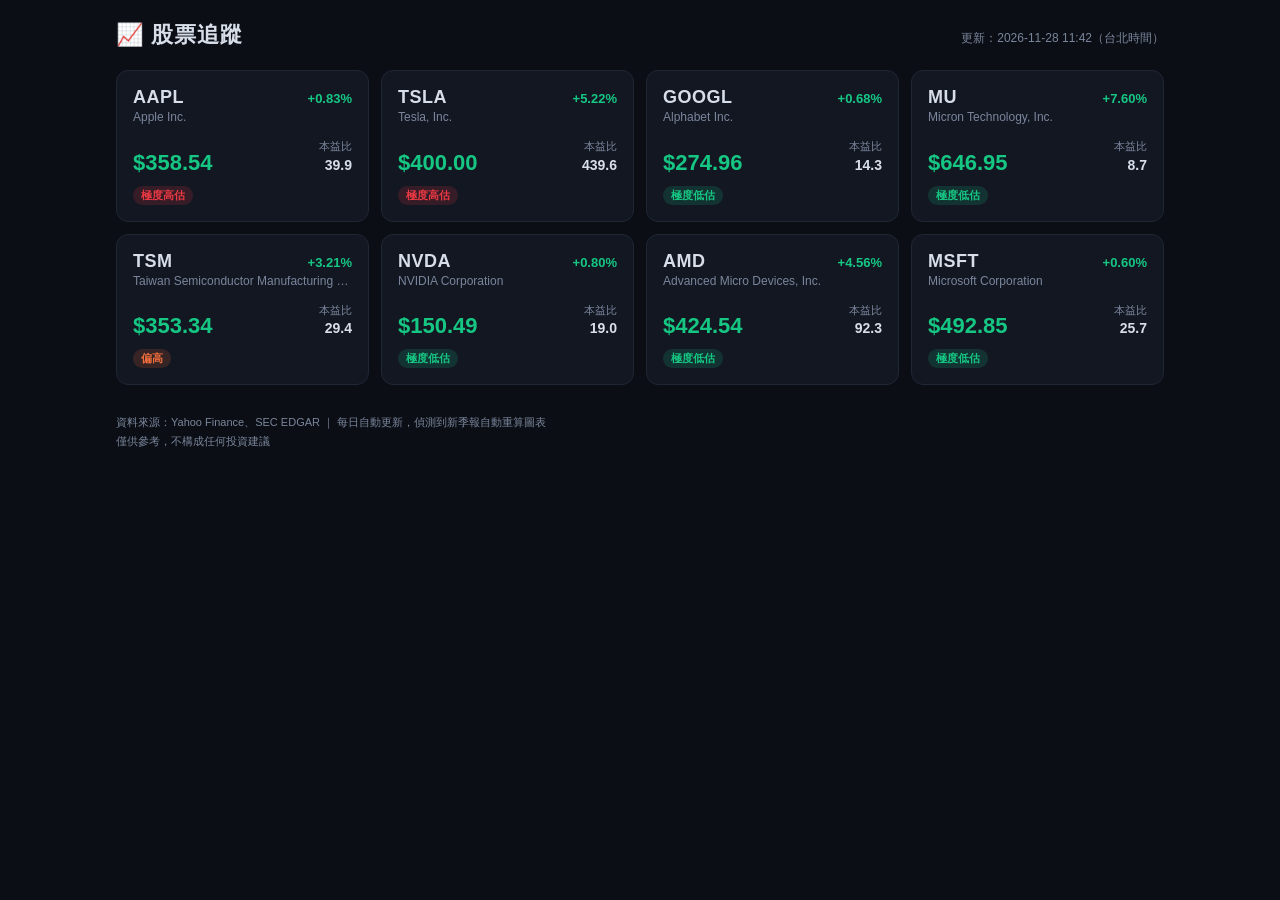
<file: site/index.html>
<!DOCTYPE html>
<html lang="zh-Hant">
<head>
<meta charset="UTF-8">
<meta name="viewport" content="width=device-width, initial-scale=1, viewport-fit=cover">
<title>股票追蹤</title>
<link rel="stylesheet" href="css/style.css">
<link rel="icon" href="data:image/svg+xml,<svg xmlns='http://www.w3.org/2000/svg' viewBox='0 0 100 100'><text y='.9em' font-size='90'>📈</text></svg>">
</head>
<body>
<div class="container">
  <header class="site">
    <h1><a href="./">📈 股票追蹤</a></h1>
    <span class="updated" id="updated"></span>
  </header>
  <div class="grid" id="grid"></div>
  <footer>
    資料來源：Yahoo Finance、SEC EDGAR ｜ 每日自動更新，偵測到新季報自動重算圖表<br>
    僅供參考，不構成任何投資建議
  </footer>
</div>
<script src="js/common.js"></script>
<script>
(async () => {
  const grid = document.getElementById("grid");
  try {
    const data = await loadJSON("data/summary.json");
    document.getElementById("updated").textContent = "更新：" + data.updated + "（台北時間）";
    for (const s of data.stocks) {
      const chg = s.changePct;
      const cls = chg == null ? "" : chg >= 0 ? "up" : "down";
      const zi = ["極度低估","偏低","合理","偏高","極度高估"].indexOf(s.zoneLabel);
      const a = document.createElement("a");
      a.className = "card";
      a.href = "stock.html?symbol=" + encodeURIComponent(s.symbol);
      a.innerHTML =
        '<div class="row1"><span class="symbol">' + s.symbol + '</span>' +
        '<span class="change ' + cls + '">' + fmtPct(chg) + "</span></div>" +
        '<div class="name">' + (s.name || "") + "</div>" +
        '<div class="row2"><span class="price ' + cls + '">$' + fmtPrice(s.price) + "</span>" +
        '<span class="pe">本益比<br><b>' + fmtPE(s.pe) + "</b></span></div>" +
        (zi >= 0 ? '<span class="zone ' + ZONE_CLASS[zi] + '">' + s.zoneLabel + "</span>" : "");
      grid.appendChild(a);
    }
  } catch (e) {
    grid.innerHTML = '<div class="error">資料載入失敗：' + e.message + "</div>";
  }
})();
</script>
</body>
</html>
</file>
<file: site/css/style.css>
:root {
  --bg: #0b0e14;
  --card: #131722;
  --card-hover: #1a2030;
  --border: #1f2634;
  --text: #d8dee9;
  --muted: #7a869c;
  --up: #16c784;
  --down: #ea3943;
  --accent: #f5a623;
}

* { margin: 0; padding: 0; box-sizing: border-box; }

body {
  background: var(--bg);
  color: var(--text);
  font-family: -apple-system, BlinkMacSystemFont, "PingFang TC", "Noto Sans TC", "Segoe UI", sans-serif;
  -webkit-font-smoothing: antialiased;
  min-height: 100vh;
}

.container { max-width: 1080px; margin: 0 auto; padding: 20px 16px 48px; }

header.site {
  display: flex;
  align-items: baseline;
  justify-content: space-between;
  flex-wrap: wrap;
  gap: 4px;
  margin-bottom: 20px;
}
header.site h1 { font-size: 22px; letter-spacing: 1px; }
header.site h1 a { color: var(--text); text-decoration: none; }
header.site .updated { color: var(--muted); font-size: 12px; }

/* ---- 首頁卡片 ---- */
.grid {
  display: grid;
  grid-template-columns: repeat(auto-fill, minmax(230px, 1fr));
  gap: 12px;
}
.card {
  background: var(--card);
  border: 1px solid var(--border);
  border-radius: 12px;
  padding: 16px;
  text-decoration: none;
  color: var(--text);
  display: block;
  transition: background .15s, transform .15s;
}
.card:active, .card:hover { background: var(--card-hover); transform: translateY(-1px); }
.card .row1 { display: flex; justify-content: space-between; align-items: baseline; }
.card .symbol { font-size: 18px; font-weight: 700; letter-spacing: .5px; }
.card .change { font-size: 13px; font-weight: 600; }
.card .name {
  color: var(--muted); font-size: 12px; margin-top: 2px;
  white-space: nowrap; overflow: hidden; text-overflow: ellipsis;
}
.card .row2 { display: flex; justify-content: space-between; align-items: flex-end; margin-top: 14px; }
.card .price { font-size: 22px; font-weight: 700; font-variant-numeric: tabular-nums; }
.card .pe { text-align: right; color: var(--muted); font-size: 11px; line-height: 1.5; }
.card .pe b { color: var(--text); font-size: 14px; }
.up { color: var(--up); }
.down { color: var(--down); }

.zone {
  display: inline-block; margin-top: 10px; padding: 2px 8px;
  border-radius: 20px; font-size: 11px; font-weight: 600;
}
.zone-0 { background: rgba(22,199,132,.16); color: #16c784; }
.zone-1 { background: rgba(122,199,96,.16);  color: #7ac760; }
.zone-2 { background: rgba(245,166,35,.16);  color: #f5a623; }
.zone-3 { background: rgba(240,110,60,.16);  color: #f06e3c; }
.zone-4 { background: rgba(234,57,67,.16);   color: #ea3943; }

/* ---- 個股頁 ---- */
.back { color: var(--muted); text-decoration: none; font-size: 14px; }
.back:hover { color: var(--text); }

.stock-head { margin: 14px 0 20px; }
.stock-head .title { display: flex; align-items: baseline; gap: 10px; flex-wrap: wrap; }
.stock-head h2 { font-size: 26px; }
.stock-head .name { color: var(--muted); font-size: 14px; }
.stock-head .quote { display: flex; align-items: baseline; gap: 14px; margin-top: 8px; flex-wrap: wrap; }
.stock-head .price { font-size: 30px; font-weight: 700; font-variant-numeric: tabular-nums; }
.stock-head .meta { color: var(--muted); font-size: 13px; }
.stock-head .meta b { color: var(--text); }

.panel {
  background: var(--card);
  border: 1px solid var(--border);
  border-radius: 12px;
  padding: 16px;
  margin-bottom: 16px;
}
.panel h3 { font-size: 15px; margin-bottom: 4px; }
.panel .sub { color: var(--muted); font-size: 12px; margin-bottom: 8px; }

/* ---- 財務體質卡 ---- */
.stats {
  display: grid;
  grid-template-columns: repeat(4, 1fr);
  gap: 10px;
  margin-top: 10px;
}
.stat {
  background: rgba(255,255,255,.025);
  border: 1px solid var(--border);
  border-radius: 10px;
  padding: 12px 12px 8px;
}
.stat .label { color: var(--muted); font-size: 12px; }
.stat .value { font-size: 24px; font-weight: 700; margin-top: 4px; font-variant-numeric: tabular-nums; }
.stat .delta { font-size: 11px; margin-top: 2px; color: var(--muted); }
.stat .delta b { font-weight: 600; }
.stat .spark { width: 100%; height: 46px; margin-top: 6px; }
.stat .chip {
  display: inline-block; margin-top: 4px; padding: 1px 8px;
  border-radius: 20px; font-size: 11px; font-weight: 600;
}
.lv-good    { background: rgba(22,199,132,.16); color: #16c784; }
.lv-mid     { background: rgba(245,166,35,.16); color: #f5a623; }
.lv-bad     { background: rgba(234,57,67,.16);  color: #ea3943; }
.lv-neutral { background: rgba(122,134,156,.16); color: #9aa6ba; }

#peChart { width: 100%; height: 400px; }

/* ---- 桑基圖期間選擇器 ---- */
.sk-controls { display: flex; gap: 10px; flex-wrap: wrap; margin: 2px 0 10px; }
.seg-group {
  display: flex; gap: 2px; padding: 2px;
  background: rgba(255,255,255,.04);
  border: 1px solid var(--border);
  border-radius: 8px;
}
.seg-group button {
  background: none; border: none; cursor: pointer;
  color: var(--muted); font-size: 12px; font-family: inherit;
  padding: 4px 10px; border-radius: 6px; white-space: nowrap;
  transition: background .15s, color .15s;
}
.seg-group button:hover { color: var(--text); }
.seg-group button.on { background: var(--card-hover); color: var(--text); font-weight: 600; }

.sankey-scroll { overflow-x: auto; -webkit-overflow-scrolling: touch; }
#sankeyChart { width: 100%; min-width: 660px; height: 480px; }

.note { color: var(--muted); font-size: 12px; margin-top: 8px; line-height: 1.6; }
.error { color: var(--down); padding: 40px 0; text-align: center; }

footer { color: var(--muted); font-size: 11px; margin-top: 28px; line-height: 1.7; }

@media (max-width: 640px) {
  .container { padding: 14px 10px 40px; }
  .grid { grid-template-columns: 1fr 1fr; gap: 8px; }
  .card { padding: 12px; }
  .card .price { font-size: 18px; }
  .stock-head .price { font-size: 24px; }
  .stats { grid-template-columns: 1fr 1fr; gap: 8px; }
  .stat .value { font-size: 20px; }
  #peChart { height: 320px; }
  #sankeyChart { height: 420px; }
}
</file>
